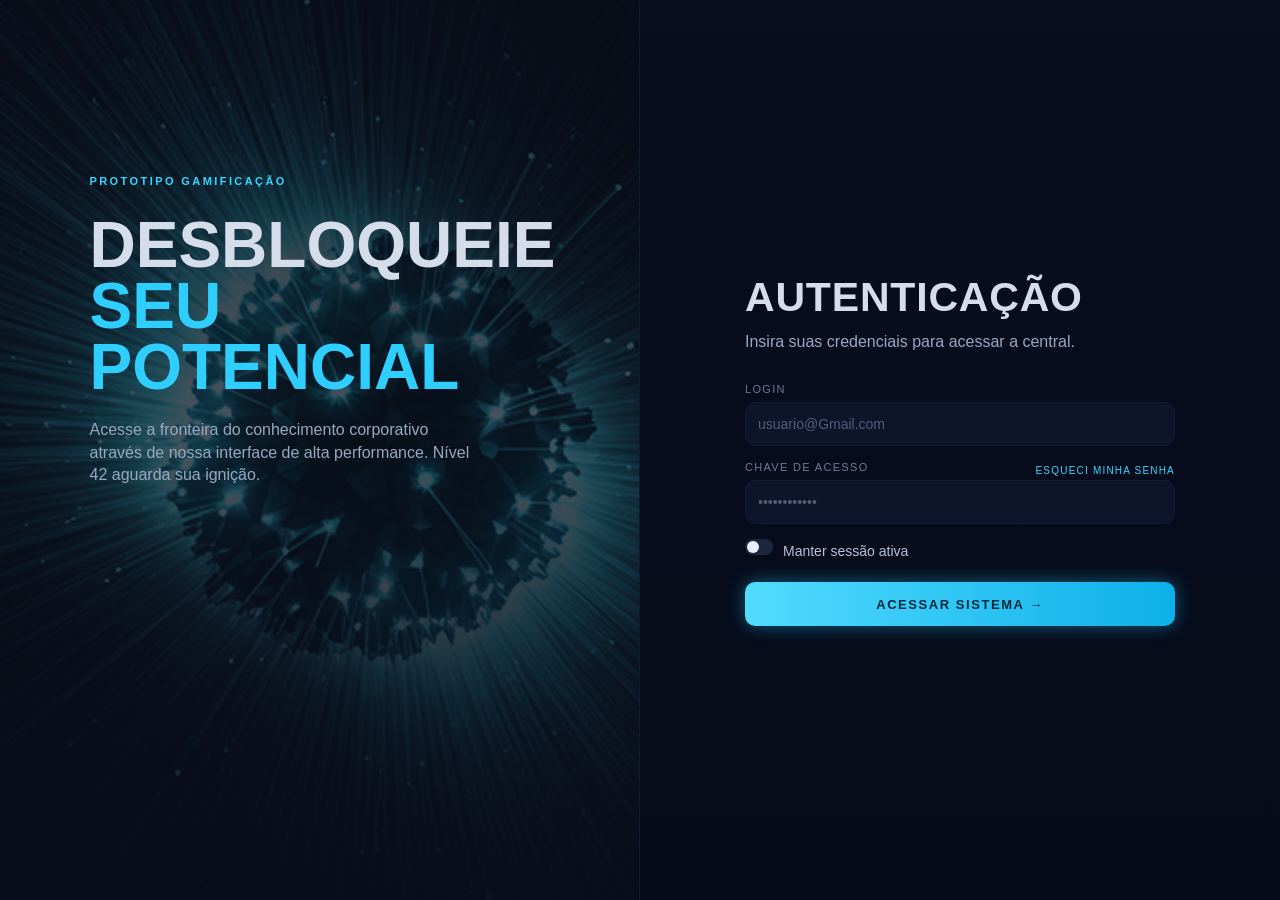
<file: login/login.html>
<!DOCTYPE html>
<html lang="pt-br">
<head>
  <meta charset="UTF-8">
  <meta name="viewport" content="width=device-width, initial-scale=1.0">
  <title>Projeto Gameficação</title>
  <link rel="stylesheet" href="./login.css">
</head>
<body>
  <div class="container">
    <div class="left">
      <div class="left-content">
        <p class="kicker">PROTOTIPO GAMIFICAÇÃO</p>
        <h1>DESBLOQUEIE<br><span>SEU<br>POTENCIAL</span></h1>
        <p class="description"> 
          Acesse a fronteira do conhecimento corporativo através de nossa interface de alta performance. Nível 42 aguarda sua ignição.
        </p>
      </div>
    </div>
    <div class="right">
      <div class="login-box">
        <h2>AUTENTICAÇÃO</h2>
        <p class="subtitle">Insira suas credenciais para acessar a central.</p>

        <form>
          <label for="email">LOGIN</label>
          <div class="field">
            <input id="email" type="email" placeholder="usuario@Gmail.com">
          </div>

          <div class="password-head">
            <label for="senha">CHAVE DE ACESSO</label>
            <a href="#">ESQUECI MINHA SENHA</a>
          </div>
          <div class="field">
            <input id="senha" type="password" placeholder="••••••••••••">
          </div>

          <div class="options">
            <label class="switch">
              <input type="checkbox">
              <span class="slider"></span>
            </label>
            <span>Manter sessão ativa</span>
          </div>

          <a href="../index.html" class="btn">ACESSAR SISTEMA →</a>
        </form>
      </div>
    </div>
  </div>
</body>
</html>
</file>
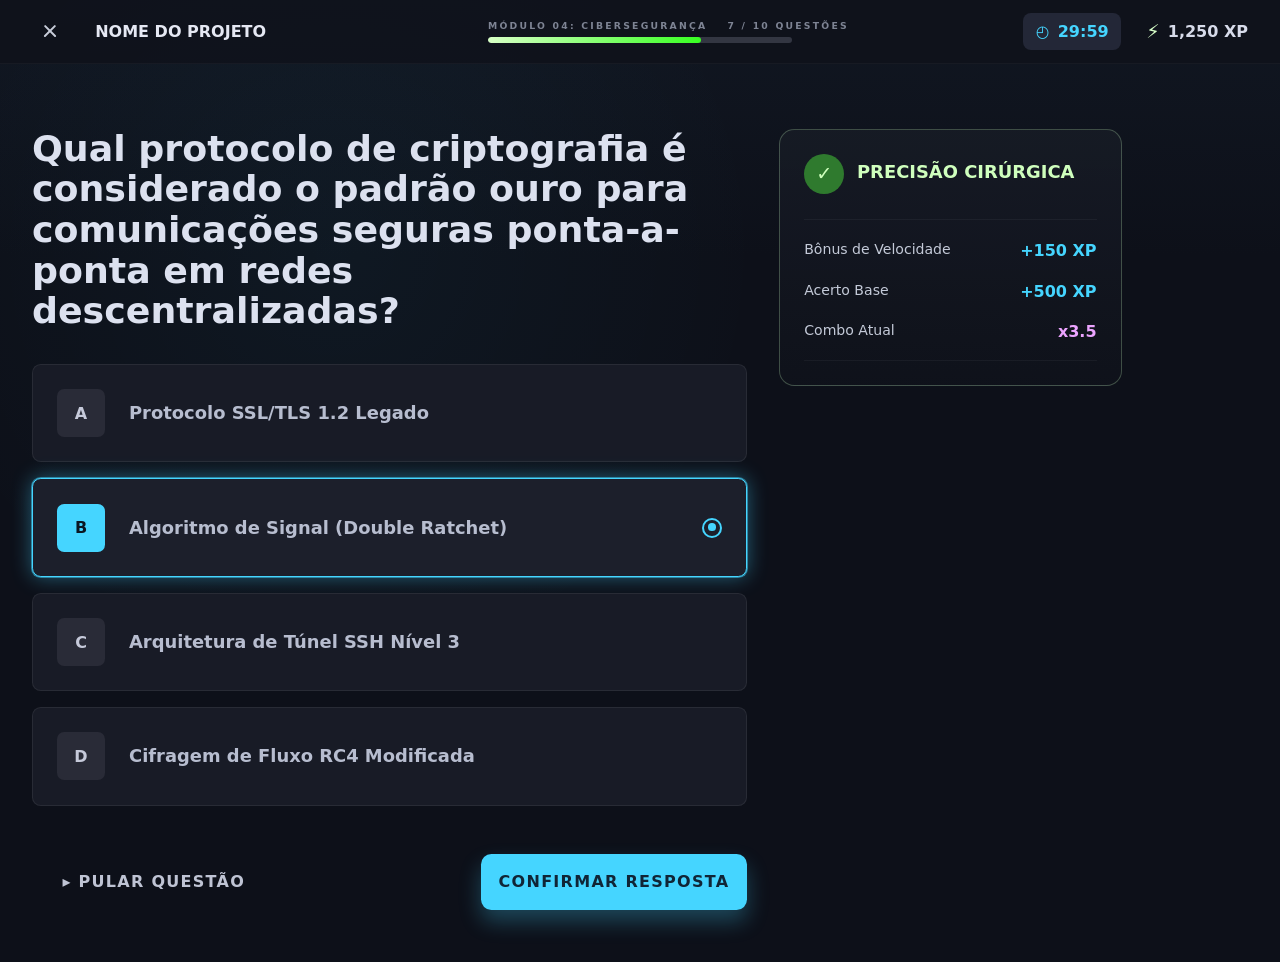
<file: questionario/quest.html>
<!DOCTYPE html>
<html lang="pt-br">
<head>
  <meta charset="UTF-8">
  <meta name="viewport" content="width=device-width, initial-scale=1.0">
  <title>Projeto Gameficação</title>
  <link rel="stylesheet" href="./quest.css">
</head>
<body>
    <div class="shell">
    <header class="topbar">
      <div class="brand-row">
        <button class="icon-button close" aria-label="Fechar">
          <span></span>
          <span></span>
        </button>
        <div class="brand">NOME DO PROJETO</div>
      </div>

      <div class="module-progress" aria-label="Progresso do módulo">
        <div class="progress-meta">
          <span>MÓDULO 04: CIBERSEGURANÇA</span>
          <span>7 / 10 QUESTÕES</span>
        </div>
        <div class="progress-track">
          <div class="progress-fill"></div>
        </div>
      </div>

      <div class="stats">
        <div class="timer">
          <span class="timer-icon" aria-hidden="true">◴</span>
          <span id="timer">04:22</span>
        </div>
        <div class="xp">
          <span aria-hidden="true">⚡</span>
          <span>1,250 XP</span>
        </div>
      </div>
    </header>

    <main class="challenge">
      <section class="question-panel" aria-labelledby="question-title">
        <h1 id="question-title">Qual protocolo de criptografia é considerado o padrão ouro para comunicações seguras ponta-a-ponta em redes descentralizadas?</h1>

        <div class="answers" role="radiogroup" aria-label="Alternativas">
          <button class="answer" type="button" role="radio" aria-checked="false" data-option="A">
            <span class="answer-letter">A</span>
            <span class="answer-text">Protocolo SSL/TLS 1.2 Legado</span>
            <span class="choice-ring"></span>
          </button>
          <button class="answer is-selected" type="button" role="radio" aria-checked="true" data-option="B">
            <span class="answer-letter">B</span>
            <span class="answer-text">Algoritmo de Signal (Double Ratchet)</span>
            <span class="choice-ring"></span>
          </button>
          <button class="answer" type="button" role="radio" aria-checked="false" data-option="C">
            <span class="answer-letter">C</span>
            <span class="answer-text">Arquitetura de Túnel SSH Nível 3</span>
            <span class="choice-ring"></span>
          </button>
          <button class="answer" type="button" role="radio" aria-checked="false" data-option="D">
            <span class="answer-letter">D</span>
            <span class="answer-text">Cifragem de Fluxo RC4 Modificada</span>
            <span class="choice-ring"></span>
          </button>
        </div>

        <div class="action-row">
          <button class="skip-button" type="button">▸ PULAR QUESTÃO</button>
          <button class="confirm-button" type="button">CONFIRMAR RESPOSTA</button>
        </div>
      </section>

      <aside class="result-card" aria-label="Resultado da resposta">
        <div class="result-head">
          <div class="success-mark">✓</div>
          <div>
            <h2>PRECISÃO CIRÚRGICA</h2>
          </div>
        </div>

        <div class="score-list">
          <div>
            <span>Bônus de Velocidade</span>
            <strong>+150 XP</strong>
          </div>
          <div>
            <span>Acerto Base</span>
            <strong>+500 XP</strong>
          </div>
          <div>
            <span>Combo Atual</span>
            <strong class="combo">x3.5</strong>
          </div>
        </div>
      </aside>
    </main>

  </div>

  <script src="quest.js"></script>
</body>
</html>
</file>
<file: login/login.css>
:root {
  --bg: #060b1a;
  --panel: #090f22;
  --panel-2: #0e152b;
  --txt: #d5dcea;
  --muted: #7e889e;
  --line: #101a30;
  --cyan: #36d7ff;
  --cyan-2: #06a7df;
}

* {
  box-sizing: border-box;
  margin: 0;
  padding: 0;
}

body {
  font-family: "Barlow", sans-serif;
  background-image:
    linear-gradient(rgba(6, 11, 26, 0.7), rgba(6, 11, 26, 0.7)),
    url(../img/Abstract\ 3D\ Illustration\ Representation.png);
  background-position: left;
  background-repeat: no-repeat;
  color: var(--txt);
}



.container {
  min-height: 100vh;
  display: grid;
  grid-template-columns: 1fr 1fr;
}

.left {
  position: relative;
  overflow: hidden;
  border-right: 1px solid var(--line);
}

.left::before {
  content: "";
  position: absolute;
  inset: -20% -10%;
}

.left-content {
  position: relative;
  z-index: 2;
  width: min(460px, 88%);
  margin: 14vh auto 0;
  margin-top: 175px;
}

.kicker {
  color: #35d5ff;
  font-size: 11px;
  font-weight: 600;
  letter-spacing: 0.22em;
  margin-bottom: 28px;
}

.left h1 {
  font-size: clamp(42px, 6.2vw, 64px);
  line-height: 0.95;
  font-weight: 800;
  margin-bottom: 22px;
}

.left h1 span {
  color: #2ecfff;
}

.description {
  max-width: 390px;
  color: #99a8bf;
  font-size: 16px;
  line-height: 1.4;
  margin-bottom: 30px;
}

.specialists {
  font-size: 12px;
  letter-spacing: 0.16em;
  color: #6d7992;
}

.right {
  background: linear-gradient(180deg, #080d1f 0%, #060b19 100%);
  display: grid;
  place-items: center;
  padding: 40px;
}

.login-box {
  width: min(430px, 100%);
}

.login-box h2 {
  font-size: 41px;
  letter-spacing: 0.02em;
  margin-bottom: 10px;
}

.subtitle {
  color: #9aa7c0;
  font-size: 16px;
  line-height: 1.4;
  margin-bottom: 30px;
}

form label {
  display: block;
  color: #6f7b94;
  font-size: 11px;
  letter-spacing: 0.12em;
  margin-bottom: 7px;
}

.field {
  height: 44px;
  background: var(--panel-2);
  border-radius: 10px;
  border: 1px solid #121c35;
  display: flex;
  align-items: center;
  gap: 10px;
  padding: 0 12px;
  margin-bottom: 15px;
}

.field-icon {
  color: #35cfff;
  font-size: 15px;
}

.field input {
  width: 100%;
  border: none;
  background: transparent;
  color: #d6deed;
  font-size: 14px;
  outline: none;
}

.field input::placeholder {
  color: #4f5d79;
}

.password-head {
  display: flex;
  justify-content: space-between;
  align-items: center;
}

.password-head a {
  font-size: 10px;
  text-decoration: none;
  letter-spacing: 0.12em;
  color: var(--cyan);
}

.eye {
  border: none;
  background: transparent;
  color: #6e7b95;
  cursor: pointer;
}

.options {
  display: flex;
  align-items: center;
  gap: 10px;
  color: #b6c2d8;
  margin: 6px 0 20px;
  font-size: 14px;
}

.switch {
  width: 28px;
  height: 16px;
  display: inline-block;
  position: relative;
}

.switch input {
  opacity: 0;
  width: 0;
  height: 0;
}

.slider {
  position: absolute;
  inset: 0;
  background: #1c273f;
  border-radius: 999px;
  transition: 0.2s;
}

.slider::before {
  content: "";
  position: absolute;
  width: 12px;
  height: 12px;
  left: 2px;
  top: 2px;
  border-radius: 50%;
  background: #e8eef9;
  transition: 0.2s;
}

.switch input:checked+.slider {
  background: #11a7dc;
}

.switch input:checked+.slider::before {
  transform: translateX(12px);
}

.btn {
  height: 44px;
  border-radius: 10px;
  text-decoration: none;
  font-size: 13px;
  letter-spacing: 0.12em;
  font-weight: 700;
  color: #00283d;
  background: linear-gradient(90deg, #52dbff 0%, #0db0e8 100%);
  display: grid;
  place-items: center;
  box-shadow: 0 0 18px rgba(33, 190, 246, 0.45);
}

.external {
  margin-top: 36px;
}

.external p {
  text-align: center;
  font-size: 10px;
  letter-spacing: 0.28em;
  color: #3d4861;
  margin-bottom: 15px;
}

.external-buttons {
  display: grid;
  grid-template-columns: 1fr 1fr;
  gap: 10px;
}

.external-buttons button {
  height: 38px;
  border: 1px solid #17223d;
  border-radius: 8px;
  background: #0e1528;
  color: #c7d0df;
  font-size: 11px;
  letter-spacing: 0.1em;
  cursor: pointer;
}

@media (max-width: 980px) {
  .container {
    grid-template-columns: 1fr;
  }

  .left {
    min-height: 42vh;
  }

  .left-content {
    margin: 10vh auto;
  }

  .right {
    min-height: 58vh;
  }
}
</file>
<file: questionario/quest.css>
:root {
  --bg: #0d1019;
  --panel: #181b26;
  --panel-soft: #1f222e;
  --panel-muted: #292b37;
  --text: #dde2f2;
  --muted: #b7bdcf;
  --dim: #717789;
  --cyan: #45d5ff;
  --cyan-dark: #1bb9e9;
  --green: #49f233;
  --green-soft: #cfffbd;
  --purple: #eca4ff;
  --border: rgba(255, 255, 255, 0.07);
}

* {
  box-sizing: border-box;
}

body {
  min-height: 100vh;
  margin: 0;
  overflow-x: hidden;
  background:
    radial-gradient(circle at 26% 26%, rgba(63, 213, 255, 0.045), transparent 27rem),
    linear-gradient(180deg, #111722 0, var(--bg) 16rem);
  color: var(--text);
  font-family: Inter, system-ui, -apple-system, BlinkMacSystemFont, "Segoe UI", sans-serif;
}

button {
  font: inherit;
}

.shell {
  position: relative;
  min-height: 100vh;
  padding-bottom: 3.25rem;
}

.topbar {
  display: grid;
  grid-template-columns: 1fr auto 1fr;
  align-items: center;
  height: 4rem;
  padding: 0 2rem;
  background: rgba(15, 18, 27, 0.9);
  border-bottom: 1px solid rgba(255, 255, 255, 0.035);
}

.brand-row,
.stats {
  display: flex;
  align-items: center;
  gap: 1.55rem;
}

.icon-button {
  width: 2.4rem;
  height: 2.4rem;
  padding: 0;
  border: 0;
  background: transparent;
  cursor: pointer;
}

.close {
  position: relative;
}

.close span {
  position: absolute;
  left: 0.65rem;
  top: 1.13rem;
  display: block;
  width: 1rem;
  height: 0.15rem;
  border-radius: 999px;
  background: #c7ccd9;
}

.close span:first-child {
  transform: rotate(45deg);
}

.close span:last-child {
  transform: rotate(-45deg);
}

.brand {
  color: #e5e8f3;
  font-size: 1rem;
  font-weight: 800;
}

.module-progress {
  width: min(30vw, 19rem);
}

.progress-meta {
  display: flex;
  justify-content: space-between;
  gap: 1.25rem;
  margin-bottom: 0.35rem;
  color: #7e8494;
  font-size: 0.58rem;
  font-weight: 800;
  letter-spacing: 0.24em;
  white-space: nowrap;
}

.progress-track {
  height: 0.35rem;
  overflow: hidden;
  border-radius: 999px;
  background: #333642;
}

.progress-fill {
  width: 70%;
  height: 100%;
  border-radius: inherit;
  background: linear-gradient(90deg, #d7ffc5, #38ff22);
}

.stats {
  justify-content: flex-end;
  color: #d7dbea;
  font-weight: 800;
}

.timer,
.xp {
  display: flex;
  align-items: center;
  gap: 0.5rem;
}

.timer {
  padding: 0.55rem 0.8rem;
  border-radius: 0.5rem;
  background: #232737;
  color: var(--cyan);
}

.timer-icon {
  color: var(--cyan);
}

.xp span:first-child {
  color: #d8ffc9;
  font-size: 1.2rem;
}

.challenge {
  display: grid;
  grid-template-columns: minmax(34rem, 44.7rem) minmax(18rem, 21.4rem);
  gap: 2rem;
  max-width: 88.2rem;
  margin: 4.05rem auto 0;
  padding: 0 2rem;
}

.question-panel {
  min-width: 0;
}

.kicker {
  margin: 0 0 1.15rem;
  color: var(--cyan);
  font-size: 0.76rem;
  font-weight: 800;
  letter-spacing: 0.45em;
}

h1 {
  max-width: 43rem;
  margin: 0 0 2rem;
  color: #dce1ef;
  font-size: clamp(2.05rem, 3.2vw, 2.27rem);
  line-height: 1.12;
  letter-spacing: 0;
}

.answers {
  display: grid;
  gap: 1rem;
}

.answer {
  position: relative;
  display: grid;
  grid-template-columns: 3rem 1fr 1.75rem;
  align-items: center;
  gap: 1.5rem;
  min-height: 6.15rem;
  width: 100%;
  padding: 1.5rem 1.5rem;
  border: 1px solid var(--border);
  border-radius: 0.55rem;
  background: var(--panel);
  color: var(--muted);
  text-align: left;
  cursor: pointer;
  transition: border-color 160ms ease, box-shadow 160ms ease, transform 160ms ease, background 160ms ease;
}

.answer:hover {
  transform: translateY(-1px);
  border-color: rgba(69, 213, 255, 0.32);
}

.answer-letter {
  display: grid;
  place-items: center;
  width: 3rem;
  height: 3rem;
  border-radius: 0.45rem;
  background: var(--panel-muted);
  color: #c6cada;
  font-weight: 800;
}

.answer-text {
  font-size: 1.12rem;
  font-weight: 600;
  line-height: 1.35;
}

.choice-ring {
  justify-self: end;
  width: 1.25rem;
  height: 1.25rem;
  border-radius: 50%;
  border: 0.15rem solid transparent;
}

.answer.is-selected {
  border-color: var(--cyan);
  background: #1c1f2b;
  box-shadow: 0 0 0 1px rgba(69, 213, 255, 0.5), 0 0 1.25rem rgba(69, 213, 255, 0.42);
}

.answer.is-selected .answer-letter {
  background: var(--cyan);
  color: #0b1722;
}

.answer.is-selected .choice-ring {
  border-color: var(--cyan);
}

.answer.is-selected .choice-ring::after {
  content: "";
  display: block;
  width: 0.48rem;
  height: 0.48rem;
  margin: 0.23rem;
  border-radius: 50%;
  background: var(--cyan);
}

.action-row {
  display: grid;
  grid-template-columns: 1fr auto;
  align-items: center;
  gap: 1.5rem;
  margin-top: 3rem;
}

.skip-button,
.confirm-button,
.explain-button {
  border: 0;
  cursor: pointer;
  font-weight: 800;
  letter-spacing: 0.08em;
}

.skip-button {
  justify-self: start;
  padding: 0.85rem 1.9rem;
  background: transparent;
  color: #bfc4d4;
}

.confirm-button {
  min-width: 16.65rem;
  min-height: 3.5rem;
  border-radius: 0.65rem;
  background: var(--cyan);
  color: #102536;
  box-shadow: 0 0.7rem 1.3rem rgba(69, 213, 255, 0.28);
}

.confirm-button:active,
.explain-button:active,
.answer:active {
  transform: translateY(1px);
}

.result-card {
  align-self: start;
  margin-top: 0;
  padding: 1.5rem;
  border: 1px solid rgba(202, 255, 193, 0.25);
  border-radius: 0.95rem;
  background: linear-gradient(180deg, rgba(23, 27, 37, 0.94), rgba(15, 18, 27, 0.98));
}

.result-head {
  display: flex;
  align-items: center;
  gap: 0.8rem;
  padding-bottom: 1.55rem;
  border-bottom: 1px solid rgba(255, 255, 255, 0.045);
}

.success-mark {
  display: grid;
  place-items: center;
  width: 2.5rem;
  height: 2.5rem;
  border-radius: 50%;
  background: #2f7a2e;
  color: var(--green-soft);
  font-size: 1.2rem;
  font-weight: 900;
}

.result-head h2 {
  margin: 0 0 0.18rem;
  color: var(--green-soft);
  font-size: 1.12rem;
  line-height: 1;
}

.result-head p {
  margin: 0;
  color: #717989;
  font-size: 0.61rem;
  font-weight: 800;
}

.score-list {
  display: grid;
  gap: 1.35rem;
  padding: 1.35rem 0 1.15rem;
  border-bottom: 1px solid rgba(255, 255, 255, 0.045);
}

.score-list div {
  display: flex;
  justify-content: space-between;
  gap: 1rem;
  color: #c4cad8;
  font-size: 0.88rem;
}

.score-list strong {
  color: var(--cyan);
  font-size: 1rem;
}

.score-list .combo {
  color: var(--purple);
}

.quote {
  margin: 1.55rem 0 1.55rem;
  color: #a9afbf;
  font-size: 0.78rem;
  line-height: 1.55;
}

.explain-button {
  width: 100%;
  min-height: 2.6rem;
  border-radius: 0.35rem;
  background: #2b2d39;
  color: #eceef7;
  font-size: 0.78rem;
  letter-spacing: 0.25em;
}

.statusbar {
  position: fixed;
  left: 0;
  right: 0;
  bottom: 0;
  display: flex;
  justify-content: space-between;
  align-items: center;
  gap: 1rem;
  padding: 0 2rem 0.85rem;
  color: #555b6c;
  font-size: 0.62rem;
  letter-spacing: 0.25em;
}

.statusbar div {
  display: flex;
  align-items: center;
  gap: 0.55rem;
}

.status-dot {
  width: 0.38rem;
  height: 0.38rem;
  border-radius: 50%;
  background: var(--green);
}

.statusbar strong {
  color: var(--green);
  font-weight: 800;
}

.divider {
  color: #353a48;
}

.toast {
  position: fixed;
  right: 1.5rem;
  bottom: 3.4rem;
  max-width: 22rem;
  padding: 0.85rem 1rem;
  border: 1px solid rgba(69, 213, 255, 0.32);
  border-radius: 0.5rem;
  background: rgba(24, 27, 38, 0.96);
  color: #dce1ef;
  font-size: 0.85rem;
  opacity: 0;
  transform: translateY(0.8rem);
  pointer-events: none;
  transition: opacity 180ms ease, transform 180ms ease;
}

.toast.is-visible {
  opacity: 1;
  transform: translateY(0);
}

@media (max-width: 1050px) {
  .topbar {
    grid-template-columns: 1fr auto;
    row-gap: 0.75rem;
    height: auto;
    padding: 1rem 1.25rem;
  }

  .module-progress {
    grid-column: 1 / -1;
    grid-row: 2;
    width: 100%;
    order: 3;
  }

  .challenge {
    grid-template-columns: 1fr;
    margin-top: 2.2rem;
    padding: 0 1.25rem 5rem;
  }

  .result-card {
    max-width: 32rem;
  }
}

@media (max-width: 680px) {
  .brand-row,
  .stats {
    gap: 0.7rem;
  }

  .brand {
    font-size: 0.86rem;
  }

  .stats {
    font-size: 0.85rem;
  }

  .timer {
    padding: 0.45rem 0.6rem;
  }

  .progress-meta {
    font-size: 0.52rem;
    letter-spacing: 0.12em;
  }

  h1 {
    font-size: 1.75rem;
  }

  .answer {
    grid-template-columns: 2.5rem 1fr;
    gap: 1rem;
    min-height: 5.5rem;
    padding: 1rem;
  }

  .answer-letter {
    width: 2.5rem;
    height: 2.5rem;
  }

  .answer-text {
    font-size: 1rem;
  }

  .choice-ring {
    position: absolute;
    right: 1rem;
    top: 50%;
    transform: translateY(-50%);
  }

  .answer-text {
    padding-right: 1.9rem;
  }

  .action-row {
    grid-template-columns: 1fr;
    margin-top: 2rem;
  }

  .skip-button {
    padding-left: 0;
  }

  .confirm-button {
    width: 100%;
    min-width: 0;
  }

  .statusbar {
    position: static;
    flex-direction: column;
    align-items: flex-start;
    padding: 0 1.25rem 1rem;
    letter-spacing: 0.12em;
  }
}
</file>
